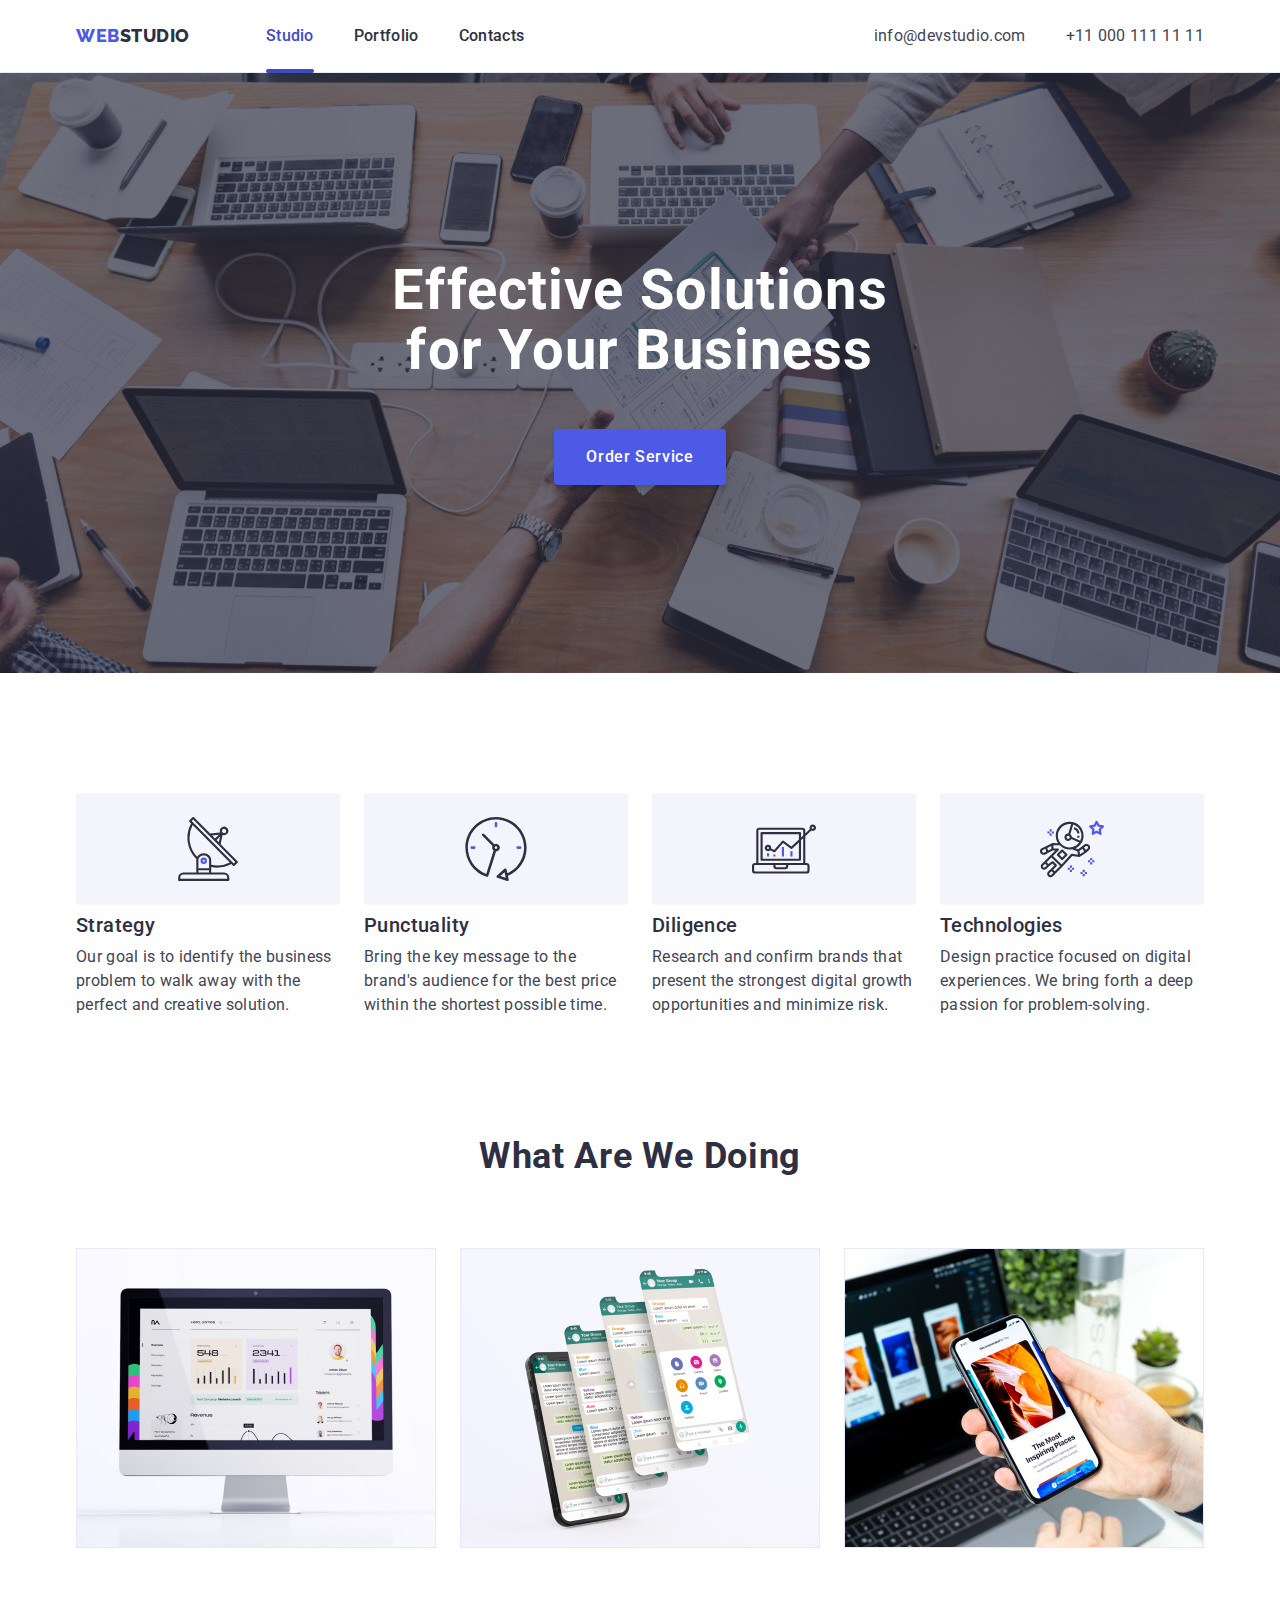
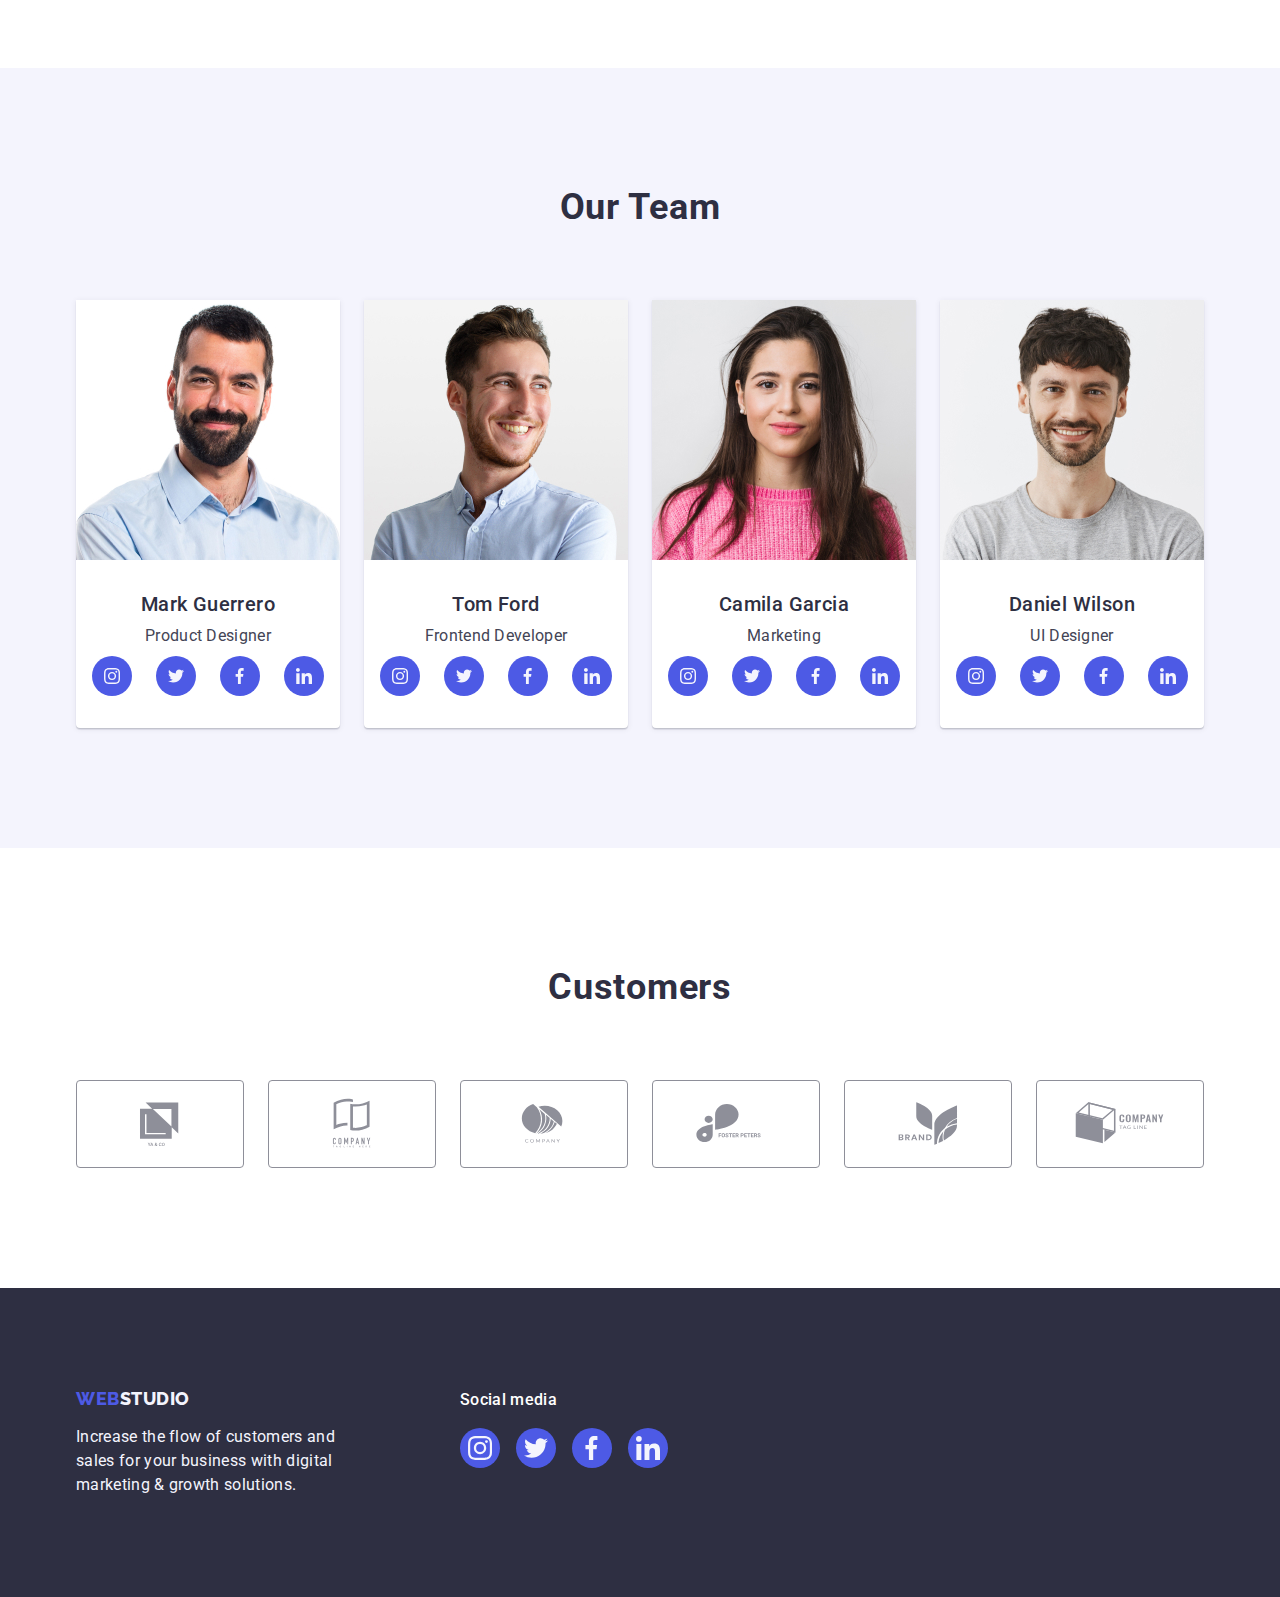
<file: index.html>
<!DOCTYPE html>
<html lang="en">
  <head>
    <meta charset="UTF-8" />
    <title>webstudio</title>
    <link rel="preconnect" href="https://fonts.googleapis.com" />
    <link rel="preconnect" href="https://fonts.gstatic.com" crossorigin />
    <link rel="preconnect" href="https://fonts.googleapis.com" />
    <link rel="preconnect" href="https://fonts.gstatic.com" crossorigin />
    <link
      href="https://fonts.googleapis.com/css2?family=Raleway:wght@800&family=Roboto:wght@400;500;700;900&display=swap"
      rel="stylesheet"
    />
    <link
      rel="stylesheet"
      href="https://cdn.jsdelivr.net/npm/modern-normalize@1.1.0/modern-normalize.min.css"
    />
    <link rel="stylesheet" href="./css/styles.css" />
  </head>
  <body>
    <!-- Header -->
    <header class="header">
      <div class="page-header-container container">
        <nav class="main-nav">
          <a class="logo-link-header link" href="./index.html"
            >Web<span class="logo-color-header">Studio</span></a
          >
          <ul class="menu list">
            <li class="menu-item">
              <a class="menu-link current link" href="./index.html">Studio</a>
            </li>
            <li class="menu-item">
              <a class="menu-link link" href="./portfolio.html">Portfolio</a>
            </li>
            <li class="menu-item">
              <a class="menu-link link" href="">Contacts</a>
            </li>
          </ul>
        </nav>

        <address class="contacts-header">
          <ul class="contacts-header-list list">
            <li class="contacts-header-item link">
              <a
                class="contacts-header-link link"
                href="mailto:info@devstudio.com"
                >info@devstudio.com</a
              >
            </li>
            <li class="contacts-header-item link">
              <a class="contacts-header-link link" href="tel:+110001111111"
                >+11 000 111 11 11</a
              >
            </li>
          </ul>
        </address>
      </div>
    </header>

    <!-- Унікальний контент сторінки -->
    <main>
      <!-- Hero -->
      <section class="hero">
        <div class="container">
          <h1 class="main-title">
            Effective Solutions <br />
            for Your Business
          </h1>
          <button class="hero-btn" type="button" data-modal-open>
            Order Service
          </button>
        </div>
      </section>

      <!-- Features -->
      <section class="features">
        <div class="container">
          <h2 class="visually-hidden">Features</h2>
          <ul class="features-list list">
            <li class="features-item">
              <div class="features-icon-wrapper">
                <svg class="features-icon" width="64" height="64">
                  <use href="./images/icons.svg#icon-antenna-1"></use>
                </svg>
              </div>
              <h3 class="project-title">Strategy</h3>
              <p class="project-text">
                Our goal is to identify the business problem to walk away with
                the perfect and creative solution.
              </p>
            </li>
            <li class="features-item">
              <div class="features-icon-wrapper">
                <svg class="features-icon" width="64" height="64">
                  <use href="./images/icons.svg#icon-clock-1"></use>
                </svg>
              </div>
              <h3 class="project-title">Punctuality</h3>
              <p class="project-text">
                Bring the key message to the brand's audience for the best price
                within the shortest possible time.
              </p>
            </li>
            <li class="features-item">
              <div class="features-icon-wrapper">
                <svg class="features-icon" width="64" height="64">
                  <use href="./images/icons.svg#icon-diagram-1"></use>
                </svg>
              </div>
              <h3 class="project-title">Diligence</h3>
              <p class="project-text">
                Research and confirm brands that present the strongest digital
                growth opportunities and minimize risk.
              </p>
            </li>
            <li class="features-item">
              <div class="features-icon-wrapper">
                <svg class="features-icon" width="64" height="64">
                  <use href="./images/icons.svg#icon-astronaut-1"></use>
                </svg>
              </div>
              <h3 class="project-title">Technologies</h3>
              <p class="project-text">
                Design practice focused on digital experiences. We bring forth a
                deep passion for problem-solving.
              </p>
            </li>
          </ul>
        </div>
      </section>

      <!-- Services -->
      <section class="services">
        <div class="container">
          <h2 class="title">What are we doing</h2>
          <ul class="services-list list">
            <li class="services-item">
              <img
                class="services-photo"
                src="./images/img71.jpg"
                alt="service1"
                width="360"
              />
            </li>
            <li class="services-item">
              <img
                class="services-photo"
                src="./images/img72.jpg"
                alt="service2"
                width="360"
              />
            </li>
            <li class="services-item">
              <img
                class="services-photo"
                src="./images/img73.jpg"
                alt="service3"
                width="360"
              />
            </li>
          </ul>
        </div>
      </section>

      <!-- Our team -->
      <section class="our-team section">
        <div class="container">
          <h2 class="title">Our Team</h2>
          <ul class="our-team-list list">
            <li class="our-team-item">
              <img
                class="our-team-photo"
                src="./images/team1.jpg"
                alt="team2"
                width="264"
              />
              <div class="our-team-card-wrapper">
                <h3 class="project-title">Mark Guerrero</h3>
                <p class="our-team-text project-text">Product Designer</p>
                <ul class="social-list list">
                  <li class="social-list-item">
                    <a class="social-list-link" href="">
                      <svg class="social-list-icon" width="16" height="16">
                        <use href="./images/icons.svg#icon-instagram"></use>
                      </svg>
                    </a>
                  </li>
                  <li class="social-list-item">
                    <a class="social-list-link" href="">
                      <svg class="social-list-icon" width="16" height="16">
                        <use href="./images/icons.svg#icon-twitter"></use>
                      </svg>
                    </a>
                  </li>
                  <li class="social-list-item">
                    <a class="social-list-link" href="">
                      <svg class="social-list-icon" width="16" height="16">
                        <use href="./images/icons.svg#icon-facebook"></use>
                      </svg>
                    </a>
                  </li>
                  <li class="social-list-item">
                    <a class="social-list-link" href="">
                      <svg class="social-list-icon" width="16" height="16">
                        <use href="./images/icons.svg#icon-linkedin"></use>
                      </svg>
                    </a>
                  </li>
                </ul>
              </div>
            </li>
            <li class="our-team-item">
              <img
                class="our-team-photo"
                src="./images/team2.jpg"
                alt="team2"
                width="264"
              />
              <div class="our-team-card-wrapper">
                <h3 class="project-title">Tom Ford</h3>
                <p class="our-team-text project-text">Frontend Developer</p>
                <ul class="social-list list">
                  <li class="social-list-item">
                    <a class="social-list-link" href="">
                      <svg class="social-list-icon" width="16" height="16">
                        <use href="./images/icons.svg#icon-instagram"></use>
                      </svg>
                    </a>
                  </li>
                  <li class="social-list-item">
                    <a class="social-list-link" href="">
                      <svg class="social-list-icon" width="16" height="16">
                        <use href="./images/icons.svg#icon-twitter"></use>
                      </svg>
                    </a>
                  </li>
                  <li class="social-list-item">
                    <a class="social-list-link" href="">
                      <svg class="social-list-icon" width="16" height="16">
                        <use href="./images/icons.svg#icon-facebook"></use>
                      </svg>
                    </a>
                  </li>
                  <li class="social-list-item">
                    <a class="social-list-link" href="">
                      <svg class="social-list-icon" width="16" height="16">
                        <use href="./images/icons.svg#icon-linkedin"></use>
                      </svg>
                    </a>
                  </li>
                </ul>
              </div>
            </li>
            <li class="our-team-item">
              <img
                class="our-team-photo"
                src="./images/team3.jpg"
                alt="team3"
                width="264"
              />
              <div class="our-team-card-wrapper">
                <h3 class="project-title">Camila Garcia</h3>
                <p class="our-team-text project-text">Marketing</p>
                <ul class="social-list list">
                  <li class="social-list-item">
                    <a class="social-list-link" href="">
                      <svg class="social-list-icon" width="16" height="16">
                        <use href="./images/icons.svg#icon-instagram"></use>
                      </svg>
                    </a>
                  </li>
                  <li class="social-list-item">
                    <a class="social-list-link" href="">
                      <svg class="social-list-icon" width="16" height="16">
                        <use href="./images/icons.svg#icon-twitter"></use>
                      </svg>
                    </a>
                  </li>
                  <li class="social-list-item">
                    <a class="social-list-link" href="">
                      <svg class="social-list-icon" width="16" height="16">
                        <use href="./images/icons.svg#icon-facebook"></use>
                      </svg>
                    </a>
                  </li>
                  <li class="social-list-item">
                    <a class="social-list-link" href="">
                      <svg class="social-list-icon" width="16" height="16">
                        <use href="./images/icons.svg#icon-linkedin"></use>
                      </svg>
                    </a>
                  </li>
                </ul>
              </div>
            </li>
            <li class="our-team-item">
              <img
                class="our-team-photo"
                src="./images/team4.jpg"
                alt="team4"
                width="264"
              />
              <div class="our-team-card-wrapper">
                <h3 class="project-title">Daniel Wilson</h3>
                <p class="our-team-text project-text">UI Designer</p>
                <ul class="social-list list">
                  <li class="social-list-item">
                    <a class="social-list-link" href="">
                      <svg class="social-list-icon" width="16" height="16">
                        <use href="./images/icons.svg#icon-instagram"></use>
                      </svg>
                    </a>
                  </li>
                  <li class="social-list-item">
                    <a class="social-list-link" href="">
                      <svg class="social-list-icon" width="16" height="16">
                        <use href="./images/icons.svg#icon-twitter"></use>
                      </svg>
                    </a>
                  </li>
                  <li class="social-list-item">
                    <a class="social-list-link" href="">
                      <svg class="social-list-icon" width="16" height="16">
                        <use href="./images/icons.svg#icon-facebook"></use>
                      </svg>
                    </a>
                  </li>
                  <li class="social-list-item">
                    <a class="social-list-link" href="">
                      <svg class="social-list-icon" width="16" height="16">
                        <use href="./images/icons.svg#icon-linkedin"></use>
                      </svg>
                    </a>
                  </li>
                </ul>
              </div>
            </li>
          </ul>
        </div>
      </section>

      <!-- Customers -->
      <section class="customers section">
        <div class="container">
          <h2 class="title">Customers</h2>
          <ul class="customers-list list">
            <li class="customers-list-item">
              <a class="customers-link" href="#">
                <svg class="customers-icon" width="104" height="56">
                  <use href="./images/icons.svg#icon-logo-1"></use>
                </svg>
              </a>
            </li>
            <li class="customers-list-item">
              <a class="customers-link" href="#">
                <svg class="customers-icon" width="104" height="56">
                  <use href="./images/icons.svg#icon-logo-2"></use>
                </svg>
              </a>
            </li>
            <li class="customers-list-item">
              <a class="customers-link" href="#">
                <svg class="customers-icon" width="104" height="56">
                  <use href="./images/icons.svg#icon-logo-3"></use>
                </svg>
              </a>
            </li>
            <li class="customers-list-item">
              <a class="customers-link" href="#">
                <svg class="customers-icon" width="104" height="56">
                  <use href="./images/icons.svg#icon-logo-4"></use>
                </svg>
              </a>
            </li>
            <li class="customers-list-item">
              <a class="customers-link" href="#">
                <svg class="customers-icon" width="104" height="56">
                  <use href="./images/icons.svg#icon-logo-5"></use>
                </svg>
              </a>
            </li>
            <li class="customers-list-item">
              <a class="customers-link" href="#">
                <svg class="customers-icon" width="104" height="56">
                  <use href="./images/icons.svg#icon-logo-6"></use>
                </svg>
              </a>
            </li>
          </ul>
        </div>
      </section>
    </main>

    <!-- Footer -->
    <footer class="footer-block">
      <div class="footer-wrapper container">
        <div class="footer-left-side">
          <a class="logo-link-footer link" href="./index.html"
            >Web<span class="logo-color-footer">Studio</span></a
          >
          <p class="footer-text">
            Increase the flow of customers and sales for your business with
            digital marketing & growth solutions.
          </p>
        </div>
        <div class="footer-right-side">
          <p class="footer-right-side-title">Social media</p>
          <ul class="social-list-footer list">
            <li class="social-list-footer-item">
              <a class="social-list-footer-link" href="">
                <svg class="social-list-footer-icon" width="24" height="24">
                  <use href="./images/icons.svg#icon-instagram"></use>
                </svg>
              </a>
            </li>
            <li class="social-list-footer-item">
              <a class="social-list-footer-link" href="">
                <svg class="social-list-footer-icon" width="24" height="24">
                  <use href="./images/icons.svg#icon-twitter"></use>
                </svg>
              </a>
            </li>
            <li class="social-list-footer-item">
              <a class="social-list-footer-link" href="">
                <svg class="social-list-footer-icon" width="24" height="24">
                  <use href="./images/icons.svg#icon-facebook"></use>
                </svg>
              </a>
            </li>
            <li class="social-list-footer-item">
              <a class="social-list-footer-link" href="">
                <svg class="social-list-footer-icon" width="24" height="24">
                  <use href="./images/icons.svg#icon-linkedin"></use>
                </svg>
              </a>
            </li>
          </ul>
        </div>
      </div>
    </footer>
    <div class="backdrop is-hidden" data-modal>
      <div class="modal">
        <button type="button" class="modal-close-btn" data-modal-close>
          <svg class="modal-close-icon" width="8" height="8">
            <use href="./images/icons.svg#icon-close"></use>
          </svg>
        </button>
      </div>
    </div>
    <script src="./js/modal.js"></script>
  </body>
</html>
</file>
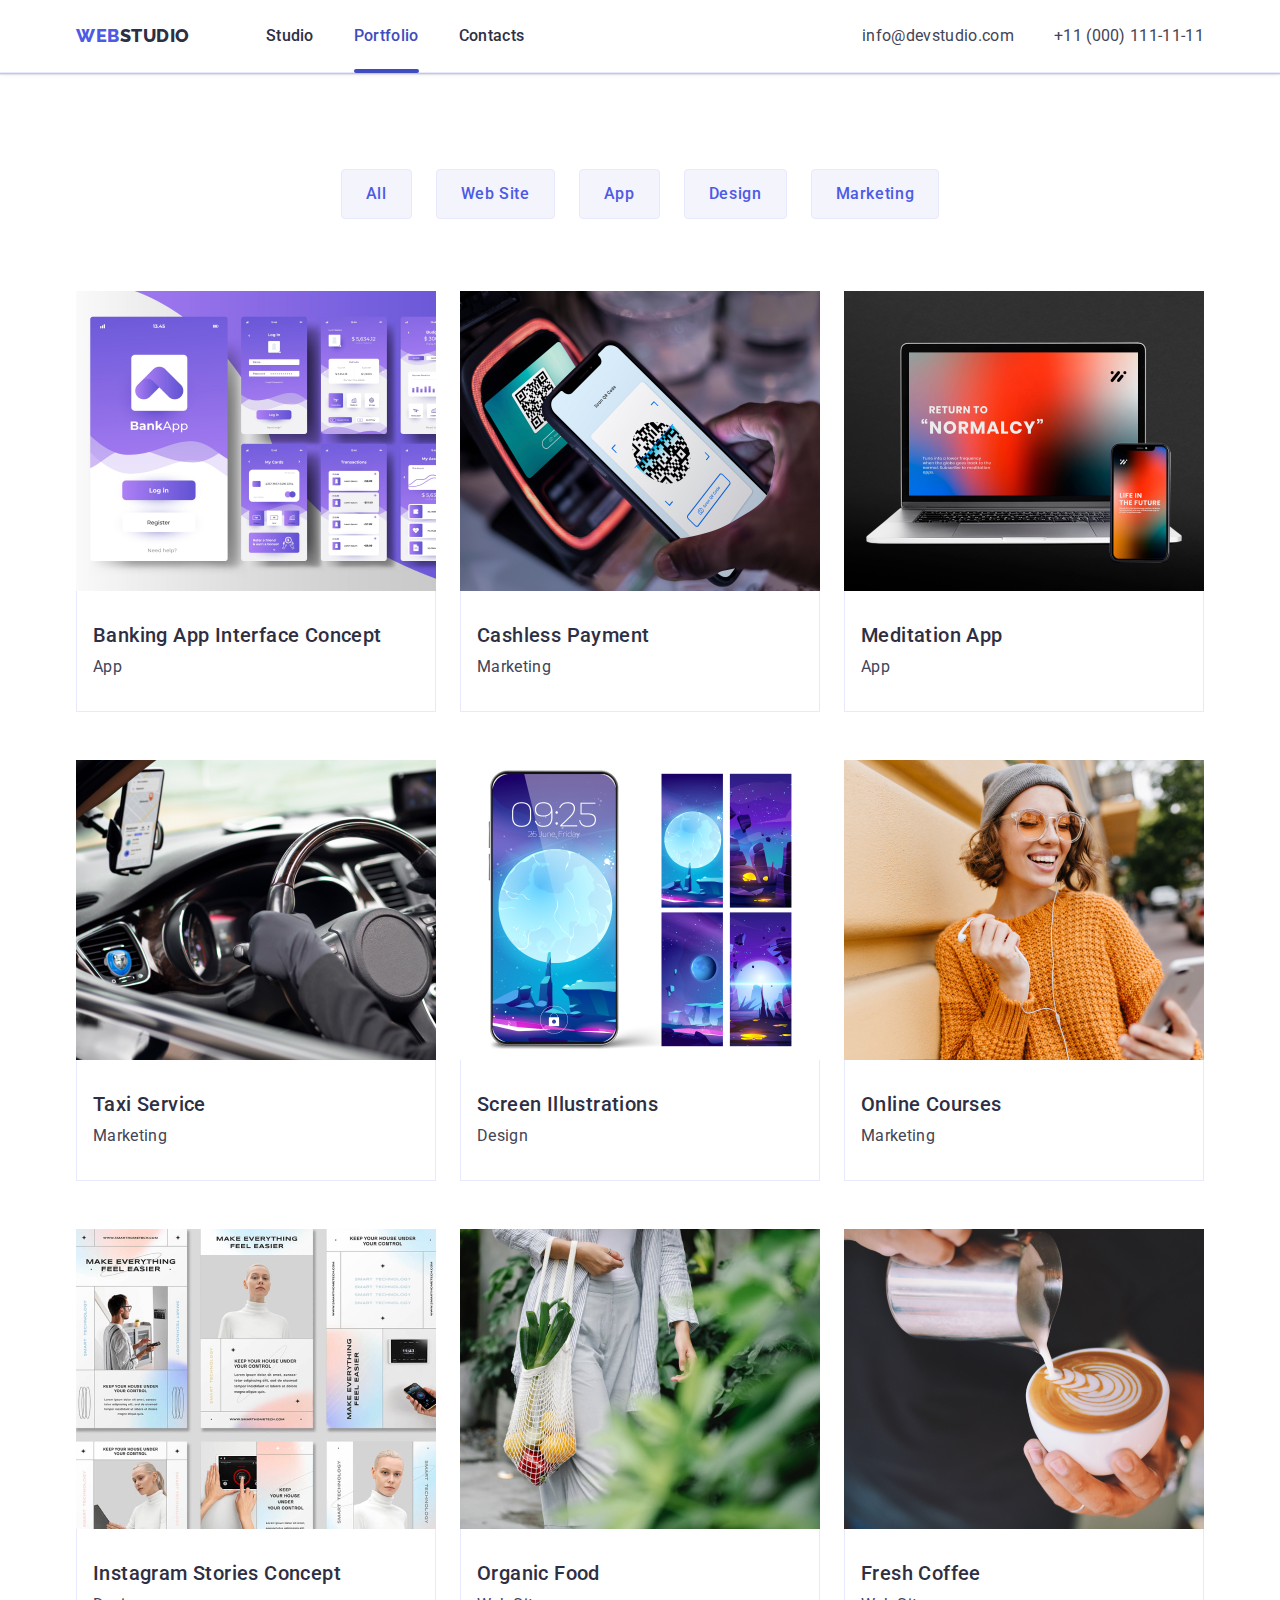
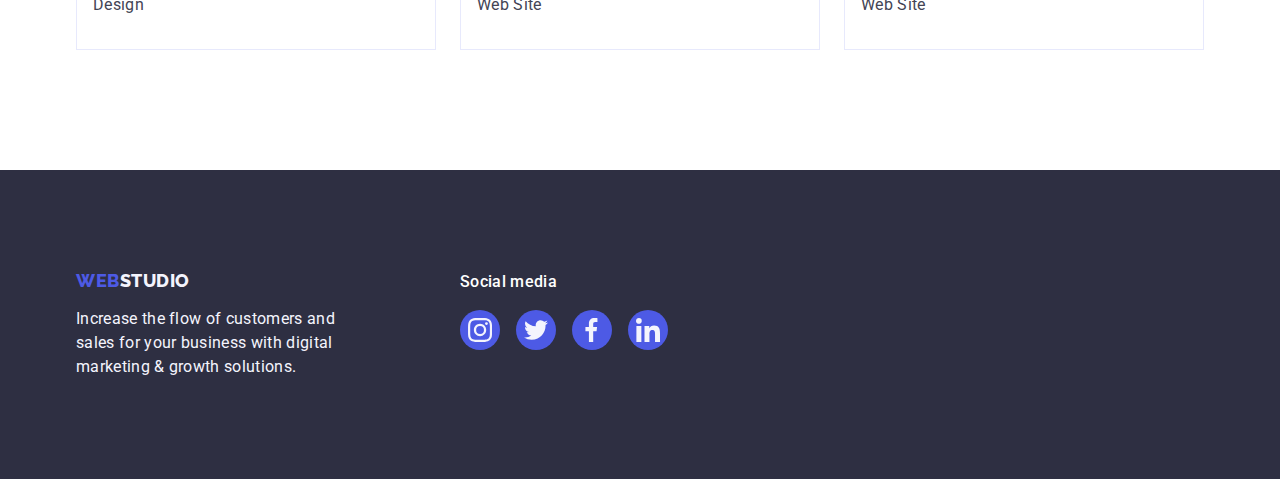
<file: portfolio.html>
<!DOCTYPE html>
<html lang="en">
  <head>
    <meta charset="UTF-8" />
    <title>webstudio</title>
    <link rel="preconnect" href="https://fonts.googleapis.com" />
    <link rel="preconnect" href="https://fonts.gstatic.com" crossorigin />
    <link rel="preconnect" href="https://fonts.googleapis.com" />
    <link rel="preconnect" href="https://fonts.gstatic.com" crossorigin />
    <link
      href="https://fonts.googleapis.com/css2?family=Raleway:wght@800&family=Roboto:wght@400;500;700;900&display=swap"
      rel="stylesheet"
    />
    <link
      rel="stylesheet"
      href="https://cdn.jsdelivr.net/npm/modern-normalize@1.1.0/modern-normalize.min.css"
    />
    <link rel="stylesheet" href="./css/styles.css" />
  </head>
  <body>
    <!-- Header -->
    <header class="header">
      <div class="page-header-container container">
        <nav class="main-nav">
          <a class="logo-link-header link" href="./index.html"
            >Web<span class="logo-color-header">Studio</span></a
          >
          <ul class="menu list">
            <li class="menu-item">
              <a class="menu-link link" href="./index.html">Studio</a>
            </li>
            <li class="menu-item">
              <a class="menu-link current link" href="./portfolio.html"
                >Portfolio</a
              >
            </li>
            <li class="menu-item">
              <a class="menu-link link" href="">Contacts</a>
            </li>
          </ul>
        </nav>

        <address class="contacts-header">
          <ul class="contacts-header-list list">
            <li class="contacts-header-item link">
              <a
                class="contacts-header-link link"
                href="mailto:info@devstudio.com"
                >info@devstudio.com</a
              >
            </li>
            <li class="contacts-header-item link">
              <a class="contacts-header-link link" href="tel:+110001111111"
                >+11 (000) 111-11-11</a
              >
            </li>
          </ul>
        </address>
      </div>
    </header>

    <!-- Main -->
    <main>
      <section class="portfolio">
        <div class="container">
          <!-- Portfolio-filters -->
          <h1 class="visually-hidden">Our Portfolio</h1>
          <ul class="filters-list list">
            <li class="filters-item">
              <button class="modal-btn" type="button">All</button>
            </li>
            <li class="filters-item">
              <button class="modal-btn" type="button">Web Site</button>
            </li>
            <li class="filters-item">
              <button class="modal-btn" type="button">App</button>
            </li>
            <li class="filters-item">
              <button class="modal-btn" type="button">Design</button>
            </li>
            <li class="filters-item">
              <button class="modal-btn" type="button">Marketing</button>
            </li>
          </ul>

          <!-- Portfolio-list -->
          <ul class="portfolio-list list">
            <li class="portfolio-item">
              <a class="portfolio-link link" href="">
                <div class="overlay-wrapper">
                  <img src="./images/img-1.jpg" alt="banking-app" width="360" />
                  <p class="overlay">
                    14 Stylish and User-Friendly App Design Concepts · Task
                    Manager App · Calorie Tracker App · Exotic Fruit Ecommerce
                    App · Cloud Storage App
                  </p>
                </div>
                <div class="portfolio-card-wrapper">
                  <h2 class="project-title">Banking App Interface Concept</h2>
                  <p class="project-text">App</p>
                </div>
              </a>
            </li>
            <li class="portfolio-item">
              <a class="portfolio-link link" href="">
                <div class="overlay-wrapper">
                  <img
                    src="./images/img-2.jpg"
                    alt="cashless-payment"
                    width="360"
                  />
                  <p class="overlay">
                    14 Stylish and User-Friendly App Design Concepts · Task
                    Manager App · Calorie Tracker App · Exotic Fruit Ecommerce
                    App · Cloud Storage App
                  </p>
                </div>
                <div class="portfolio-card-wrapper">
                  <h2 class="project-title">Cashless Payment</h2>
                  <p class="project-text">Marketing</p>
                </div>
              </a>
            </li>
            <li class="portfolio-item">
              <a class="portfolio-link link" href="">
                <div class="overlay-wrapper">
                  <img
                    src="./images/img-3.jpg"
                    alt="meditation-app"
                    width="360"
                    height="300"
                  />
                  <p class="overlay">
                    14 Stylish and User-Friendly App Design Concepts · Task
                    Manager App · Calorie Tracker App · Exotic Fruit Ecommerce
                    App · Cloud Storage App
                  </p>
                </div>
                <div class="portfolio-card-wrapper">
                  <h2 class="project-title">Meditation App</h2>
                  <p class="project-text">App</p>
                </div>
              </a>
            </li>
            <li class="portfolio-item">
              <a class="portfolio-link link" href="">
                <div class="overlay-wrapper">
                  <img
                    src="./images/img-4.jpg"
                    width="360"
                    height="300"
                    alt="taxi-service"
                  />
                  <p class="overlay">
                    14 Stylish and User-Friendly App Design Concepts · Task
                    Manager App · Calorie Tracker App · Exotic Fruit Ecommerce
                    App · Cloud Storage App
                  </p>
                </div>

                <div class="portfolio-card-wrapper">
                  <h2 class="project-title">Taxi Service</h2>
                  <p class="project-text">Marketing</p>
                </div>
              </a>
            </li>
            <li class="portfolio-item">
              <a class="portfolio-link link" href="">
                <div class="overlay-wrapper">
                  <img
                    src="./images/img-5.jpg"
                    width="360"
                    height="300"
                    alt="screen-illustrations"
                  />
                  <p class="overlay">
                    14 Stylish and User-Friendly App Design Concepts · Task
                    Manager App · Calorie Tracker App · Exotic Fruit Ecommerce
                    App · Cloud Storage App
                  </p>
                </div>
                <div class="portfolio-card-wrapper">
                  <h2 class="project-title">Screen Illustrations</h2>
                  <p class="project-text">Design</p>
                </div>
              </a>
            </li>
            <li class="portfolio-item">
              <a class="portfolio-link link" href="">
                <div class="overlay-wrapper">
                  <img
                    src="./images/img-6.jpg"
                    alt="online-courses"
                    width="360"
                    height="300"
                  />
                  <p class="overlay">
                    14 Stylish and User-Friendly App Design Concepts · Task
                    Manager App · Calorie Tracker App · Exotic Fruit Ecommerce
                    App · Cloud Storage App
                  </p>
                </div>
                <div class="portfolio-card-wrapper">
                  <h2 class="project-title">Online Courses</h2>
                  <p class="project-text">Marketing</p>
                </div>
              </a>
            </li>
            <li class="portfolio-item">
              <a class="portfolio-link link" href="">
                <div class="overlay-wrapper">
                  <img
                    src="./images/img-7.jpg"
                    width="360"
                    height="300"
                    alt="instagram-stories-concept"
                  />
                  <p class="overlay">
                    14 Stylish and User-Friendly App Design Concepts · Task
                    Manager App · Calorie Tracker App · Exotic Fruit Ecommerce
                    App · Cloud Storage App
                  </p>
                </div>
                <div class="portfolio-card-wrapper">
                  <h2 class="project-title">Instagram Stories Concept</h2>
                  <p class="project-text">Design</p>
                </div>
              </a>
            </li>
            <li class="portfolio-item">
              <a class="portfolio-link link" href="">
                <div class="overlay-wrapper">
                  <img
                    src="./images/img-8.jpg"
                    width="360"
                    height="300"
                    alt="organic-food"
                  />
                  <p class="overlay">
                    14 Stylish and User-Friendly App Design Concepts · Task
                    Manager App · Calorie Tracker App · Exotic Fruit Ecommerce
                    App · Cloud Storage App
                  </p>
                </div>
                <div class="portfolio-card-wrapper">
                  <h2 class="project-title">Organic Food</h2>
                  <p class="project-text">Web Site</p>
                </div>
              </a>
            </li>
            <li class="portfolio-item">
              <a class="portfolio-link link" href="">
                <div class="overlay-wrapper">
                  <img
                    src="./images/img-9.jpg"
                    width="360"
                    height="300"
                    alt="fresh-coffee"
                  />
                  <p class="overlay">
                    14 Stylish and User-Friendly App Design Concepts · Task
                    Manager App · Calorie Tracker App · Exotic Fruit Ecommerce
                    App · Cloud Storage App
                  </p>
                </div>
                <div class="portfolio-card-wrapper">
                  <h2 class="project-title">Fresh Coffee</h2>
                  <p class="project-text">Web Site</p>
                </div>
              </a>
            </li>
          </ul>
        </div>
      </section>
    </main>

    <!-- Footer -->
    <footer class="footer-block">
      <div class="footer-wrapper container">
        <div class="footer-left-side">
          <a class="logo-link-footer link" href="./index.html"
            >Web<span class="logo-color-footer">Studio</span></a
          >
          <p class="footer-text">
            Increase the flow of customers and sales for your business with
            digital marketing & growth solutions.
          </p>
        </div>
        <div class="footer-right-side">
          <p class="footer-right-side-title">Social media</p>
          <ul class="social-list-footer list">
            <li class="social-list-footer-item">
              <a class="social-list-footer-link" href="">
                <svg class="social-list-footer-icon" width="24" height="24">
                  <use href="./images/icons.svg#icon-instagram"></use>
                </svg>
              </a>
            </li>
            <li class="social-list-footer-item">
              <a class="social-list-footer-link" href="">
                <svg class="social-list-footer-icon" width="24" height="24">
                  <use href="./images/icons.svg#icon-twitter"></use>
                </svg>
              </a>
            </li>
            <li class="social-list-footer-item">
              <a class="social-list-footer-link" href="">
                <svg class="social-list-footer-icon" width="24" height="24">
                  <use href="./images/icons.svg#icon-facebook"></use>
                </svg>
              </a>
            </li>
            <li class="social-list-footer-item">
              <a class="social-list-footer-link" href="">
                <svg class="social-list-footer-icon" width="24" height="24">
                  <use href="./images/icons.svg#icon-linkedin"></use>
                </svg>
              </a>
            </li>
          </ul>
        </div>
      </div>
    </footer>
  </body>
</html>
</file>
<file: css/styles.css>
:root {
  --primary-font: 'Roboto', sans-serif;
  --secondary-font: 'Raleway', sans-serif;
  --primary-text-color: #2e2f42;
  --secondary-text-color: #434455;
  --text-color-hover: #4d5ae5;
  --accent-color: #404bbf;
  --btn-border-color: #e7e9fc;
  --background-color: #ffffff;
  --background-btn-filters: #f4f4fd;
}

h1,
h2,
h3,
h4,
h5,
h6,
p {
  margin-top: 0;
  margin-bottom: 0;
}

ul,
ol {
  margin-top: 0;
  margin-bottom: 0;
  padding-left: 0;
}

img {
  display: block;
}

button {
  cursor: pointer;
}

.list {
  list-style: none;
}
.link {
  text-decoration: none;
}
body {
  font-family: var(--primary-font);
  color: #434455;
  background-color: var(--background-color);
}

/*=================Components========================*/

.container {
  padding: 0 15px;
  width: 1158px;
  margin: 0 auto;
}

.section {
  padding-top: 120px;
  padding-bottom: 120px;
}

.project-title {
  font-weight: 500;
  font-size: 20px;
  line-height: 1.2;
  letter-spacing: 0.02em;
  color: var(--primary-text-color);
  margin-bottom: 8px;
}

.project-text {
  font-size: 16px;
  line-height: 1.5;
  letter-spacing: 0.02em;
  color: var(--secondary-text-color);
}

.title {
  margin-bottom: 72px;
  font-weight: 700;
  font-size: 36px;
  line-height: 1.1;
  margin-left: auto;
  margin-right: auto;
  text-align: center;
  letter-spacing: 0.02em;
  text-transform: capitalize;
  color: var(--primary-text-color);
}

.visually-hidden {
  position: absolute;
  white-space: nowrap;
  width: 1px;
  height: 1px;
  overflow: hidden;
  border: 0;
  padding: 0;
  clip: rect(0 0 0 0);
  clip-path: inset(50%);
  margin: -1px;
}

/*=================Components========================*/

/*=================Header============================*/

.header {
  border-bottom: 1px solid #e7e9fc;
  box-shadow: 0px 2px 1px rgba(46, 47, 66, 0.08),
    0px 1px 1px rgba(46, 47, 66, 0.16), 0px 1px 6px rgba(46, 47, 66, 0.08);
}

.page-header-container {
  display: flex;
  align-items: center;
  justify-content: space-between;
}

.main-nav {
  display: flex;
  align-items: center;
}

.menu {
  display: flex;
  align-items: center;
}

.menu-item:not(:last-child) {
  margin-right: 40px;
}

.contacts-header-list {
  gap: 40px;
  display: flex;
  align-items: center;
}

.logo-link-header {
  padding: 24px 0;
  margin-right: 76px;
  font-family: var(--secondary-font);
  font-weight: 800;
  font-size: 18px;
  line-height: 1.17;
  display: block;
  align-items: center;
  letter-spacing: 0.03em;
  text-transform: uppercase;
  text-decoration: none;
  color: var(--text-color-hover);
}

.logo-color-header {
  color: var(--primary-text-color);
}

.menu-link {
  position: relative;
  font-weight: 500;
  font-size: 16px;
  line-height: 1.5;
  letter-spacing: 0.02em;
  color: var(--primary-text-color);
  display: block;
  padding: 24px 0;
  transition: color 250ms cubic-bezier(0.4, 0, 0.2, 1);
}

.current {
  color: #404bbf;
}

.current::after {
  content: '';
  position: absolute;
  left: 0;
  bottom: -1px;
  height: 4px;
  background-color: #404bbf;
  border-radius: 2px;
  width: 100%;
}

.menu-link:hover,
.menu-link:focus {
  color: var(--accent-color);
}

.contacts-header {
  font-style: normal;
}

.contacts-header:not(:last-child) {
  margin-right: 24px;
}

.contacts-header-link {
  text-decoration: none;
  font-weight: 400;
  font-size: 16px;
  line-height: 1.5;
  letter-spacing: 0.02em;
  color: #434455;
  display: block;
  padding: 24px 0;
  transition: color 250ms cubic-bezier(0.4, 0, 0.2, 1);
}

.contacts-header-link:hover,
.contacts-header-link:focus {
  color: var(--accent-color);
}

/*=================Header============================*/

/*=================Hero============================*/

.main-title {
  font-weight: 700;
  font-size: 56px;
  line-height: 1.07;
  max-width: 496px;
  margin-left: auto;
  margin-right: auto;
  margin-bottom: 48px;
  text-align: center;
  letter-spacing: 0.02em;
  color: #ffffff;
}

.hero {
  max-width: 1440px;
  background-repeat: no-repeat;
  background-position: center;
  background-image: linear-gradient(
      rgba(46, 47, 66, 0.7),
      rgba(46, 47, 66, 0.7)
    ),
    url('../images/bg-hero.jpg');
  background-size: cover;
  background-color: #2e2f42;
  padding-top: 188px;
  padding-bottom: 188px;
  margin-left: auto;
  margin-right: auto;
}

.hero-btn {
  font-family: var(--primary-font);
  font-weight: 500;
  font-size: 16px;
  line-height: 1.5;
  letter-spacing: 0.04em;
  background: #4d5ae5;
  color: #ffffff;
  display: block;
  margin: 48px auto 0 auto;
  text-align: center;
  border-radius: 4px;
  padding: 16px 32px;
  min-width: 169px;
  border: none;
  box-shadow: 0px 4px 4px rgba(0, 0, 0, 0.15);
  transition: background-color 250ms cubic-bezier(0.4, 0, 0.2, 1);
}

.hero-btn:hover,
.hero-btn:focus {
  background: var(--accent-color);
  color: #ffffff;
}

/*=================Hero============================*/

/*=================Features========================*/

.features-icon-wrapper {
  display: flex;
  align-items: center;
  justify-content: center;
  margin-bottom: 8px;
  height: 112px;
  background: #f4f4fd;
  border-radius: 4px;
}

.features {
  padding: 120px 0;
}

.features-list {
  gap: 24px;
  display: flex;
  align-items: top;
}

.features-item {
  width: calc((100% - 72px) / 4);
}

/*=================Features========================*/

/*=================Services========================*/

.services-list {
  gap: 24px;
  display: flex;
  align-items: center;
}

.services-item {
  width: calc((100% - 48px) / 3);
}

.services {
  padding-bottom: 120px;
}

/*=================Services========================*/

/*=================Our team =======================*/

.our-team-text {
  margin-bottom: 8px;
}

.social-list-icon {
  fill: #f4f4fd;
}

.social-list-link {
  width: 100%;
  height: 100%;
  background-color: #4d5ae5;
  border-radius: 50%;
  display: flex;
  align-items: center;
  justify-content: center;
  transition: background-color 250ms cubic-bezier(0.4, 0, 0.2, 1);
}

.social-list-link:hover,
.social-list-link:focus {
  background-color: #404bbf;
}

.social-list-item {
  width: 40px;
  height: 40px;
}

.social-list {
  gap: 24px;
  display: flex;
  justify-content: center;
}

.our-team-list {
  display: flex;
  align-items: center;
  flex-wrap: wrap;
  gap: 24px;
}

.our-team {
  background-color: #f4f4fd;
}

.our-team-item {
  flex-basis: calc((100% - 72px) / 4);
  box-shadow: 0px 1px 6px rgba(46, 47, 66, 0.08),
    0px 1px 1px rgba(46, 47, 66, 0.16), 0px 2px 1px rgba(46, 47, 66, 0.08);
  border-radius: 0px 0px 4px 4px;
  background-color: #ffffff;
}

.our-team-card-wrapper {
  text-align: center;
  padding: 32px 0;
}

/*=================Our team========================*/

/*================= Customers ========================*/

.customers-icon {
  fill: currentColor;
}

.customers-icon:hover,
.customers-icon:focus {
  fill: #404bbf;
}

.customers-list {
  display: flex;
  gap: 24px;
}

.customers-list-item {
  width: calc((100% - 120px) / 6);
  background-color: #ffffff;
  height: 88px;
}

.customers-link {
  display: flex;
  align-items: center;
  justify-content: center;
  color: #8e8f99;
  border: 1px solid #8e8f99;
  border-radius: 4px;
  width: 100%;
  height: 100%;
  transition: border-color 250ms cubic-bezier(0.4, 0, 0.2, 1),
    color 250ms cubic-bezier(0.4, 0, 0.2, 1);
}

.customers-link:hover,
.customers-link:focus {
  border-color: #404bbf;
  color: #404bbf;
}

/*================= Customers ========================*/

/*=================Filters=========================*/

.filters-list {
  gap: 24px;
  display: flex;
  margin-bottom: 72px;
  align-items: center;
  justify-content: center;
}

.modal-btn {
  border: 1px solid var(--btn-border-color);
  border-radius: 4px;
  padding: 12px 24px;
  font-family: var(--primary-font);
  font-weight: 500;
  font-size: 16px;
  line-height: 1.5;
  display: flex;
  align-items: center;
  text-align: center;
  cursor: pointer;
  letter-spacing: 0.04em;
  color: var(--text-color-hover);
  background-color: var(--background-btn-filters);
  transition: color 250ms cubic-bezier(0.4, 0, 0.2, 1),
    background-color 250ms cubic-bezier(0.4, 0, 0.2, 1),
    border-color 250ms cubic-bezier(0.4, 0, 0.2, 1),
    box-shadow 250ms cubic-bezier(0.4, 0, 0.2, 1);
}

.modal-btn:hover,
.modal-btn:focus {
  border: 1px solid transparent;
  background: var(--accent-color);
  box-shadow: 0px 3px 1px rgba(0, 0, 0, 0.1), 0px 2px 1px rgba(0, 0, 0, 0.08),
    0px 2px 2px rgba(0, 0, 0, 0.12);
  border-radius: 4px;
  color: #ffffff;
}

/*=================Filters==========================*/

/*=================Portfolio list===================*/

.portfolio-link {
  display: block;
  transition: box-shadow 250ms cubic-bezier(0.4, 0, 0.2, 1);
}

.portfolio-link:hover,
.portfolio-link:focus {
  box-shadow: 0px 1px 6px rgba(46, 47, 66, 0.08),
    0px 1px 1px rgba(46, 47, 66, 0.16), 0px 2px 1px rgba(46, 47, 66, 0.08);
  transform: translateY(0%);
}

.portfolio {
  padding: 96px 0 120px;
}

.portfolio-list {
  column-gap: 24px;
  row-gap: 48px;
  display: flex;
  align-items: center;
  flex-wrap: wrap;
}

.portfolio-item {
  width: calc((100% - 48px) / 3);
}

.portfolio-card-wrapper {
  padding: 32px 16px;
  border-bottom: 1px solid var(--btn-border-color);
  border-left: 1px solid var(--btn-border-color);
  border-right: 1px solid var(--btn-border-color);
  border-top: none;
}

/*=================Portfolio list===================*/

/*=================Footer============================*/

.social-list-footer-icon {
  fill: #f4f4fd;
}

.social-list-footer {
  display: flex;
  justify-content: center;
  gap: 16px;
}

.social-list-footer-item {
  width: 40px;
  height: 40px;
}

.social-list-footer-link {
  width: 100%;
  height: 100%;
  border-radius: 50%;
  background-color: #4d5ae5;
  display: flex;
  align-items: center;
  justify-content: center;
  transition: background-color 250ms cubic-bezier(0.4, 0, 0.2, 1);
}

.social-list-footer-link:hover,
.social-list-footer-link:focus {
  background-color: #31d0aa;
}

.footer-right-side-title {
  font-family: var(--primary-font);
  font-weight: 500;
  font-size: 16px;
  line-height: 1.5;
  letter-spacing: 0.02em;
  color: #ffffff;
  margin-bottom: 16px;
}

.footer-left-side {
  margin-right: 120px;
}

.footer-wrapper {
  display: flex;
  align-items: baseline;
}

.logo-link-footer {
  display: inline-block;
  margin-bottom: 16px;
  font-family: var(--secondary-font);
  font-weight: 800;
  font-size: 18px;
  line-height: 1.17;
  letter-spacing: 0.03em;
  text-transform: uppercase;
  text-decoration: none;
  color: var(--text-color-hover);
}

.logo-color-footer {
  color: #f4f4fd;
}

.footer-text {
  font-size: 16px;
  line-height: 1.5;
  letter-spacing: 0.02em;
  color: #f4f4fd;
  width: 264px;
}

.footer-block {
  padding: 100px 0 100px 0;
  background: #2e2f42;
}

/*================ Footer =======================*/

/*================ Animation Portfolio ==========*/

.overlay-wrapper {
  position: relative;
  overflow: hidden;
}

.overlay {
  transform: translate(0, 100%);
  position: absolute;
  top: 0;
  left: 0;
  width: 100%;
  height: 100%;
  /* overflow-y: scroll; */
  background-color: #4d5ae5;
  font-weight: 400;
  font-size: 16px;
  line-height: 1.5;
  letter-spacing: 0.02em;
  color: #f4f4fd;
  padding-top: 40px;
  padding-left: 32px;
  padding-right: 32px;
  padding-bottom: 40px;
  transition: transform 250ms cubic-bezier(0.4, 0, 0.2, 1);
}

.portfolio-link:hover .overlay,
.portfolio-link:focus .overlay {
  transform: translateY(0%);
}

/*================ Animation Portfolio ==========*/

/*================ Modal window =================*/

.backdrop {
  position: fixed;
  top: 0;
  left: 0;
  width: 100%;
  height: 100%;
  z-index: 100;
  background: rgba(46, 47, 66, 0.4);
  transition: opacity 250ms cubic-bezier(0.4, 0, 0.2, 1),
    visibility 250ms cubic-bezier(0.4, 0, 0.2, 1);
}

.backdrop.is-hidden {
  visibility: hidden;
  opacity: 0;
  pointer-events: none;
}

.modal {
  position: absolute;
  top: 50%;
  left: 50%;
  transform: translate(-50%, -50%);
  width: 408px;
  min-height: 576px;
  height: 584px;
  background-color: #fcfcfc;
  box-shadow: 0px 1px 1px rgba(0, 0, 0, 0.14), 0px 1px 3px rgba(0, 0, 0, 0.12),
    0px 2px 1px rgba(0, 0, 0, 0.2);
  border-radius: 4px;
  transition: transform 250ms cubic-bezier(0.4, 0, 0.2, 1);
}

.modal-close-btn {
  position: absolute;
  top: 24px;
  right: 24px;
  display: flex;
  justify-content: center;
  align-items: center;
  width: 24px;
  height: 24px;
  border-radius: 50%;
  background-color: #e7e9fc;
  border: 1px solid rgba(0, 0, 0, 0.1);
  padding: 0;
  transition: background-color 250ms cubic-bezier(0.4, 0, 0.2, 1),
    border 250ms cubic-bezier(0.4, 0, 0.2, 1);
}

.modal-close-icon {
  transition: fill 250ms cubic-bezier(0.4, 0, 0.2, 1);
}
.modal-close-btn:hover,
.modal-close-btn:focus {
  background-color: #404bbf;
  border: none;
}

.modal-close-btn:hover .modal-close-icon,
.modal-close-btn:focus .modal-close-icon {
  fill: #ffffff;
}
</file>
